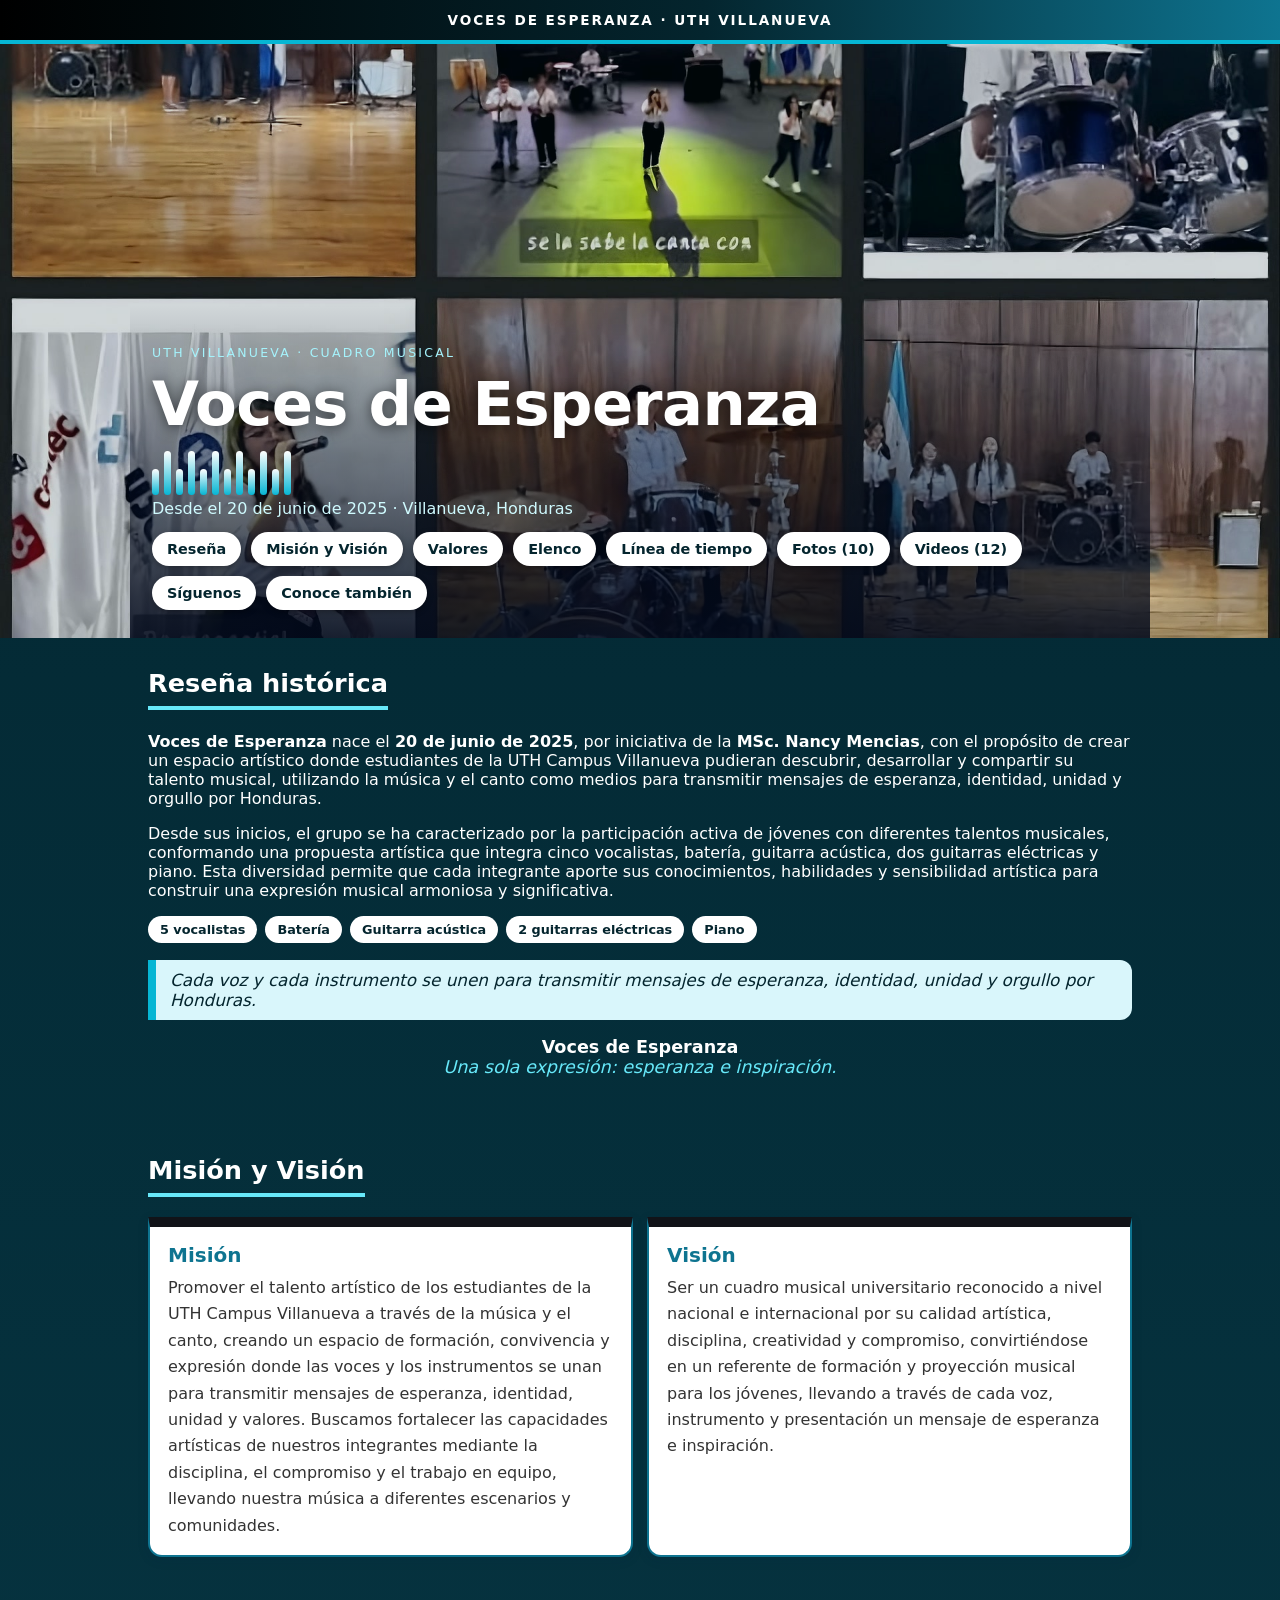
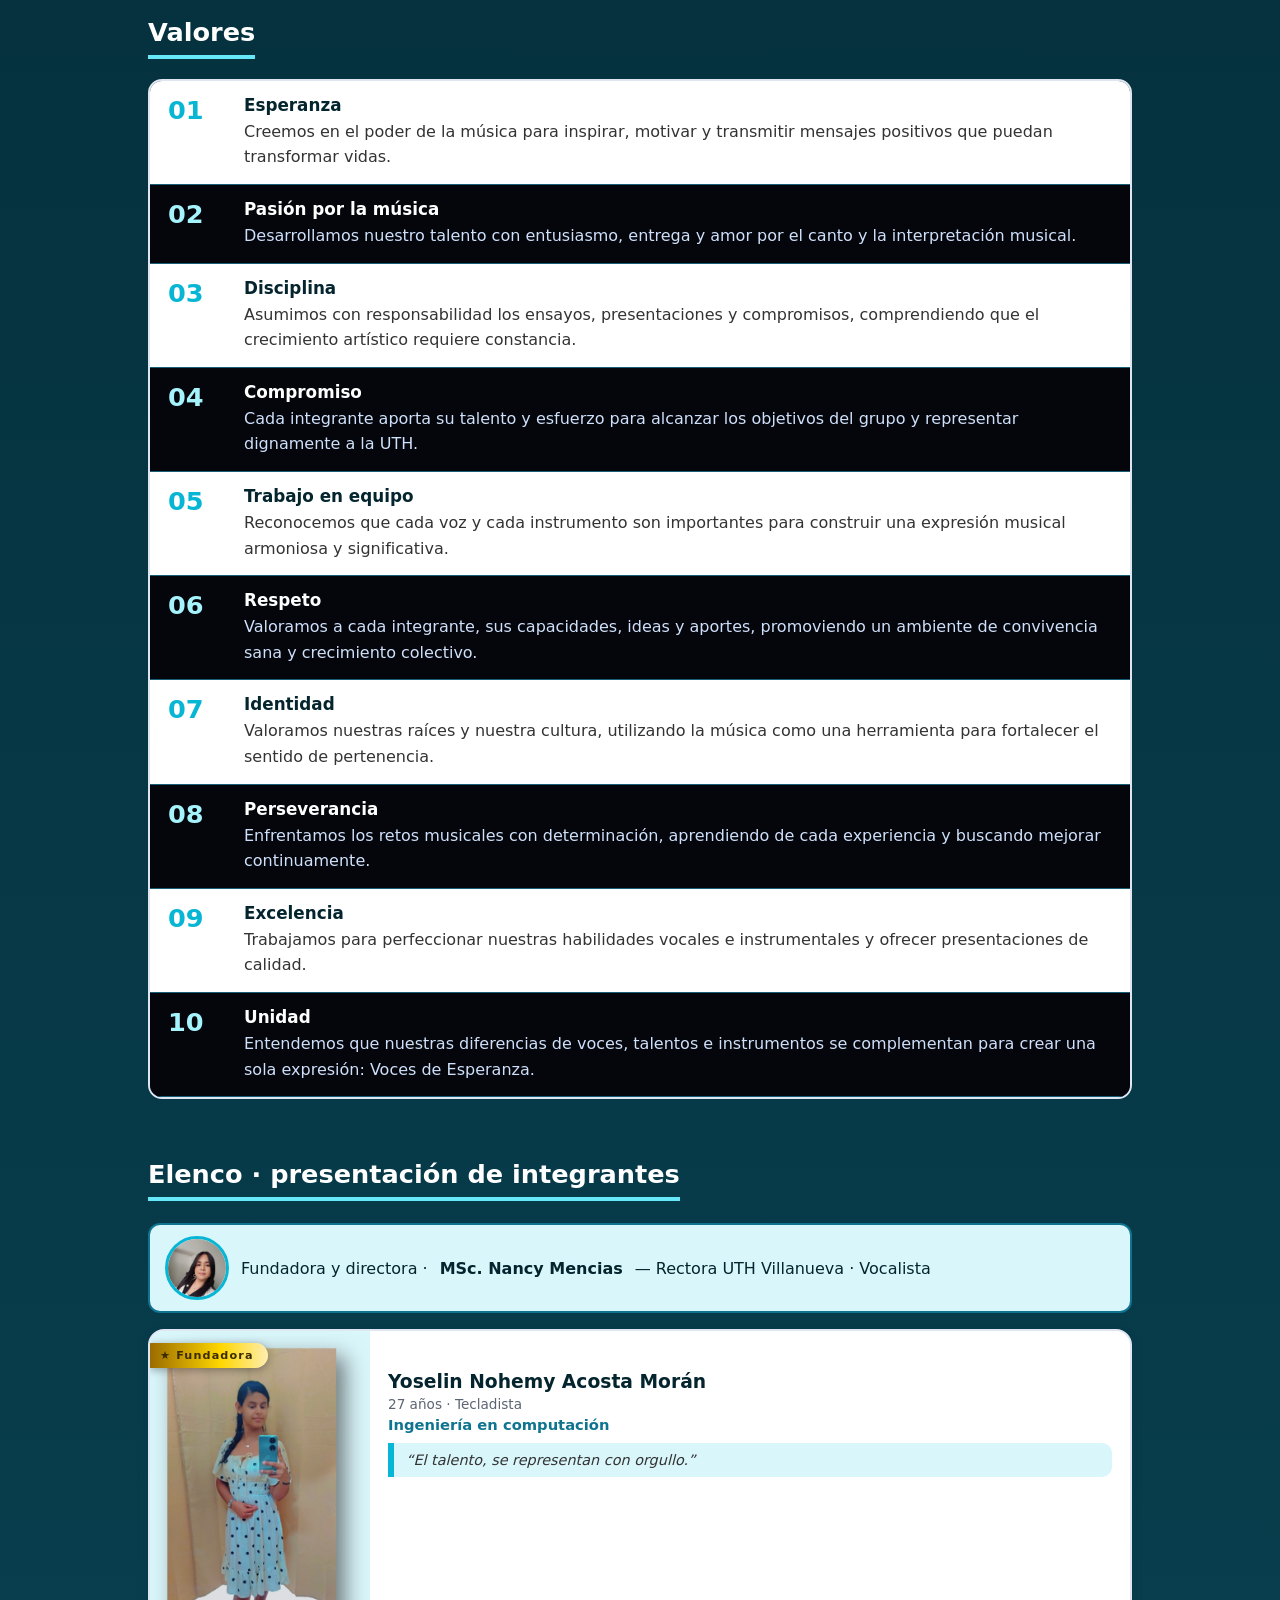
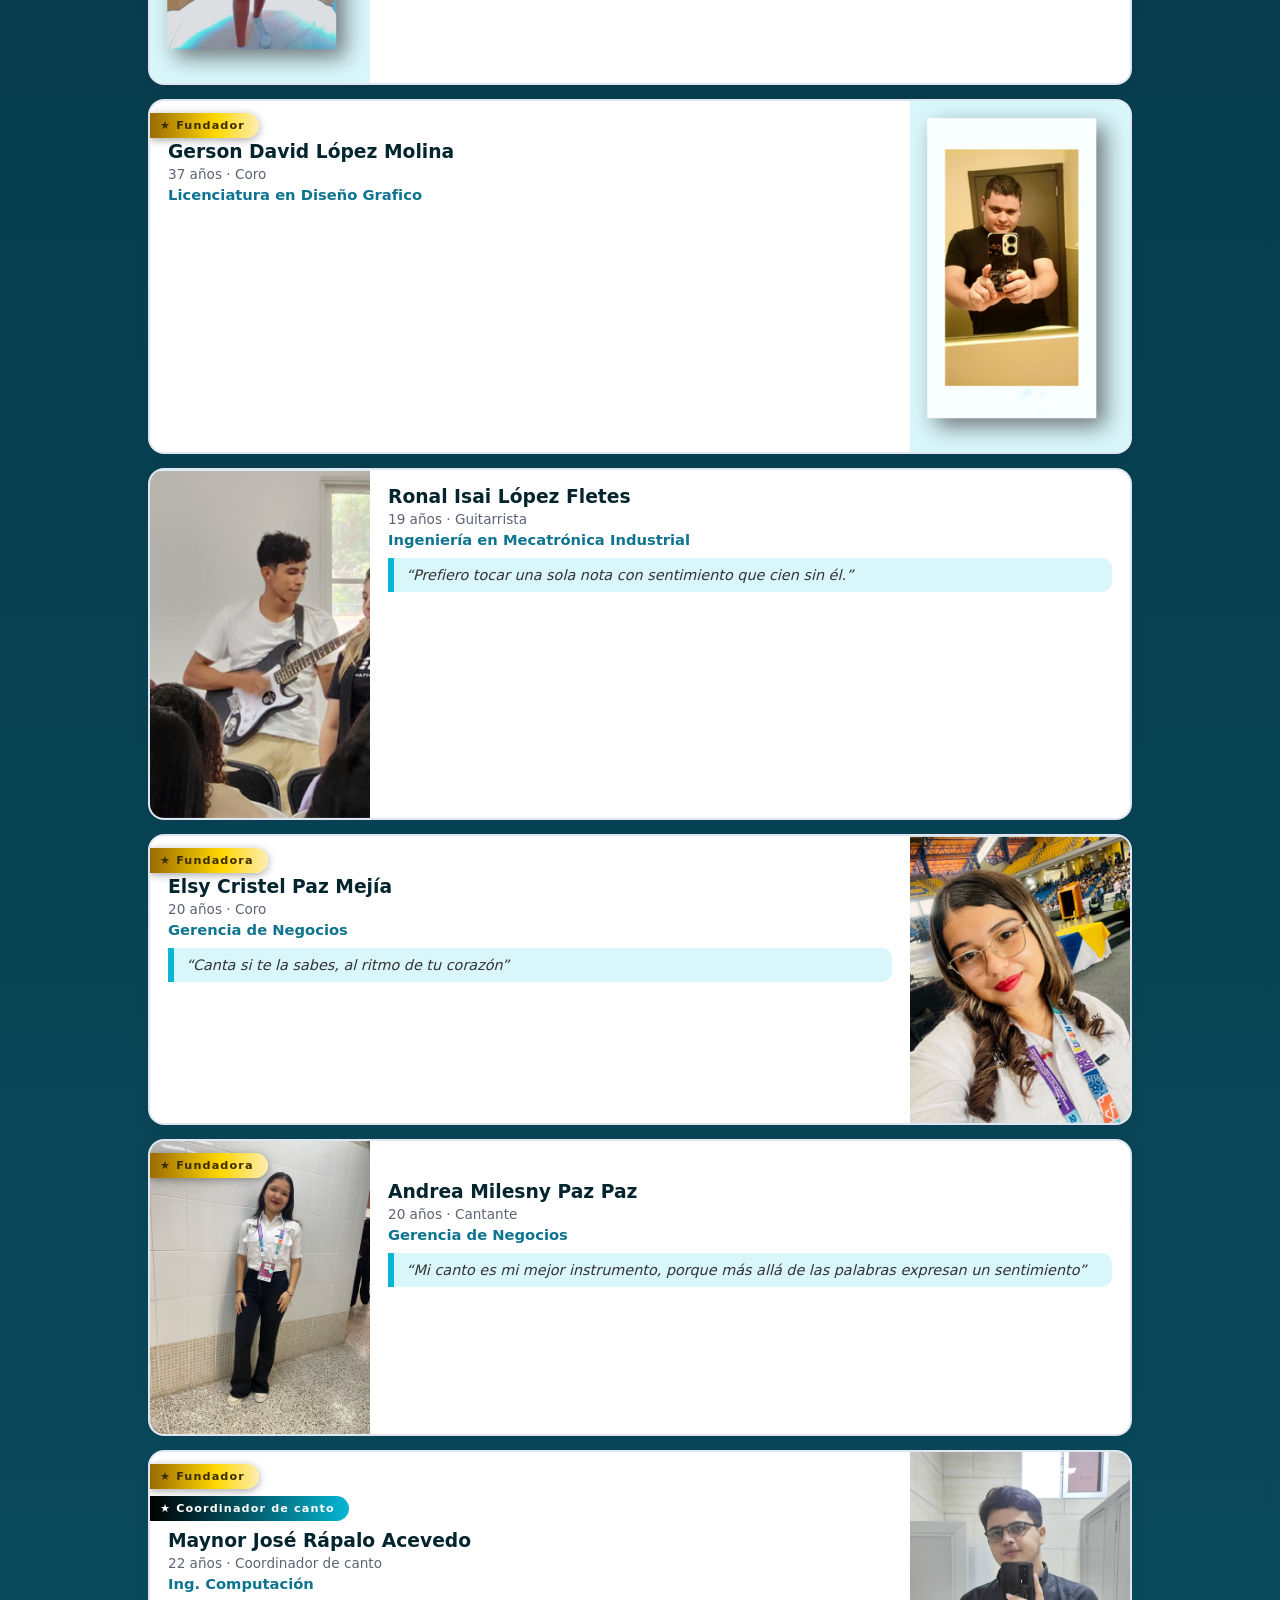
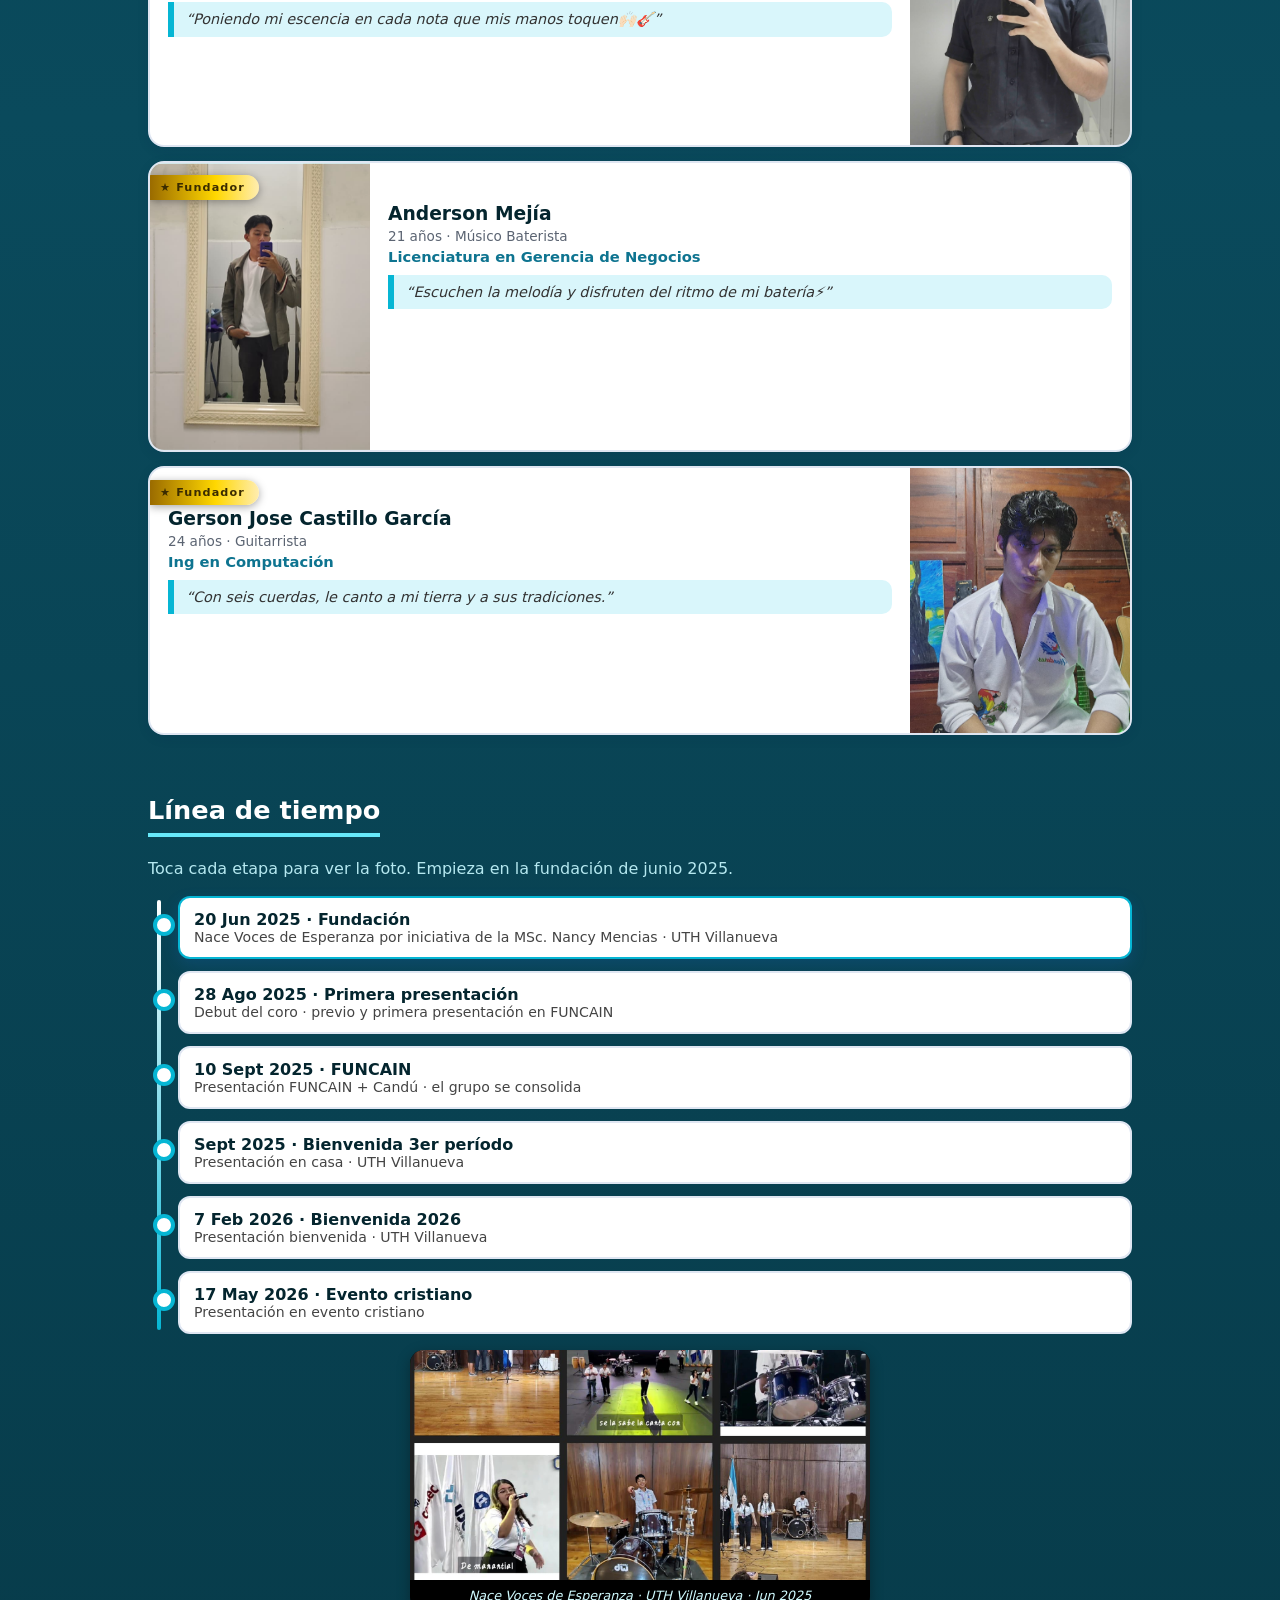
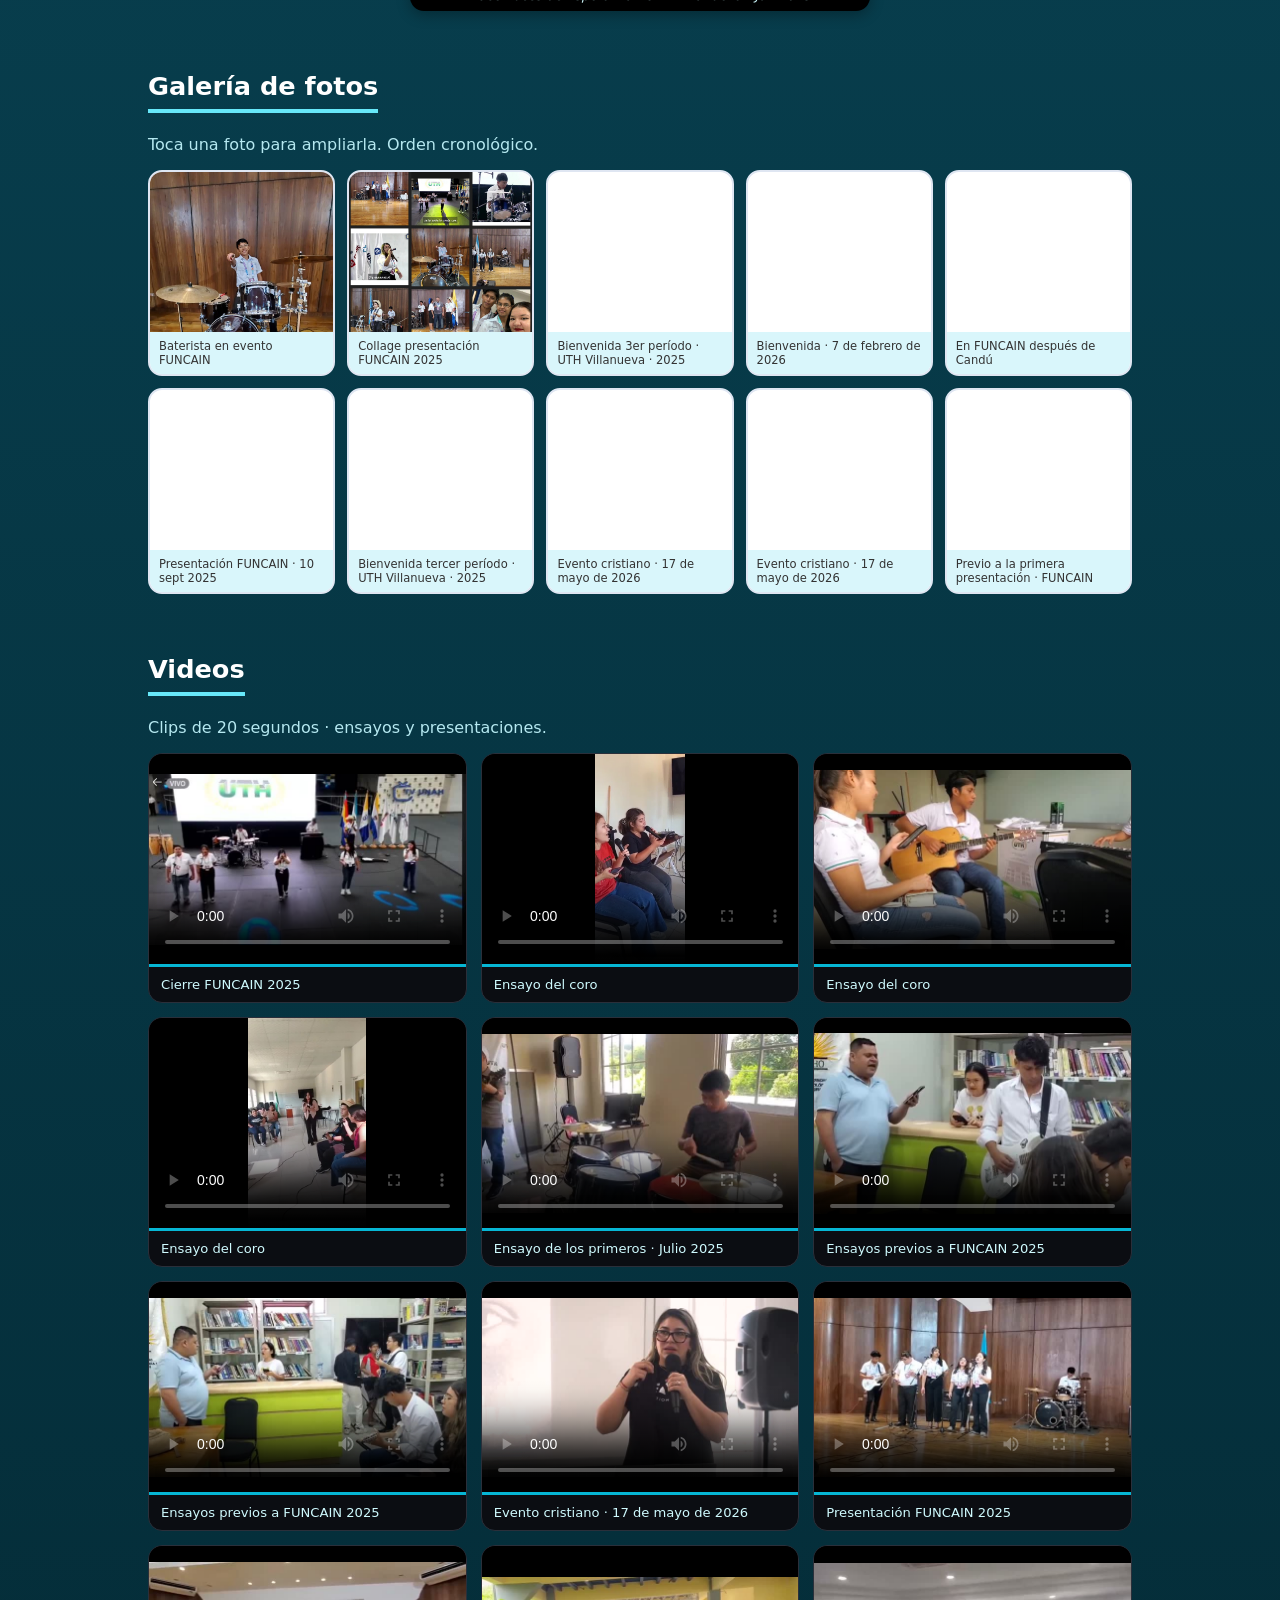
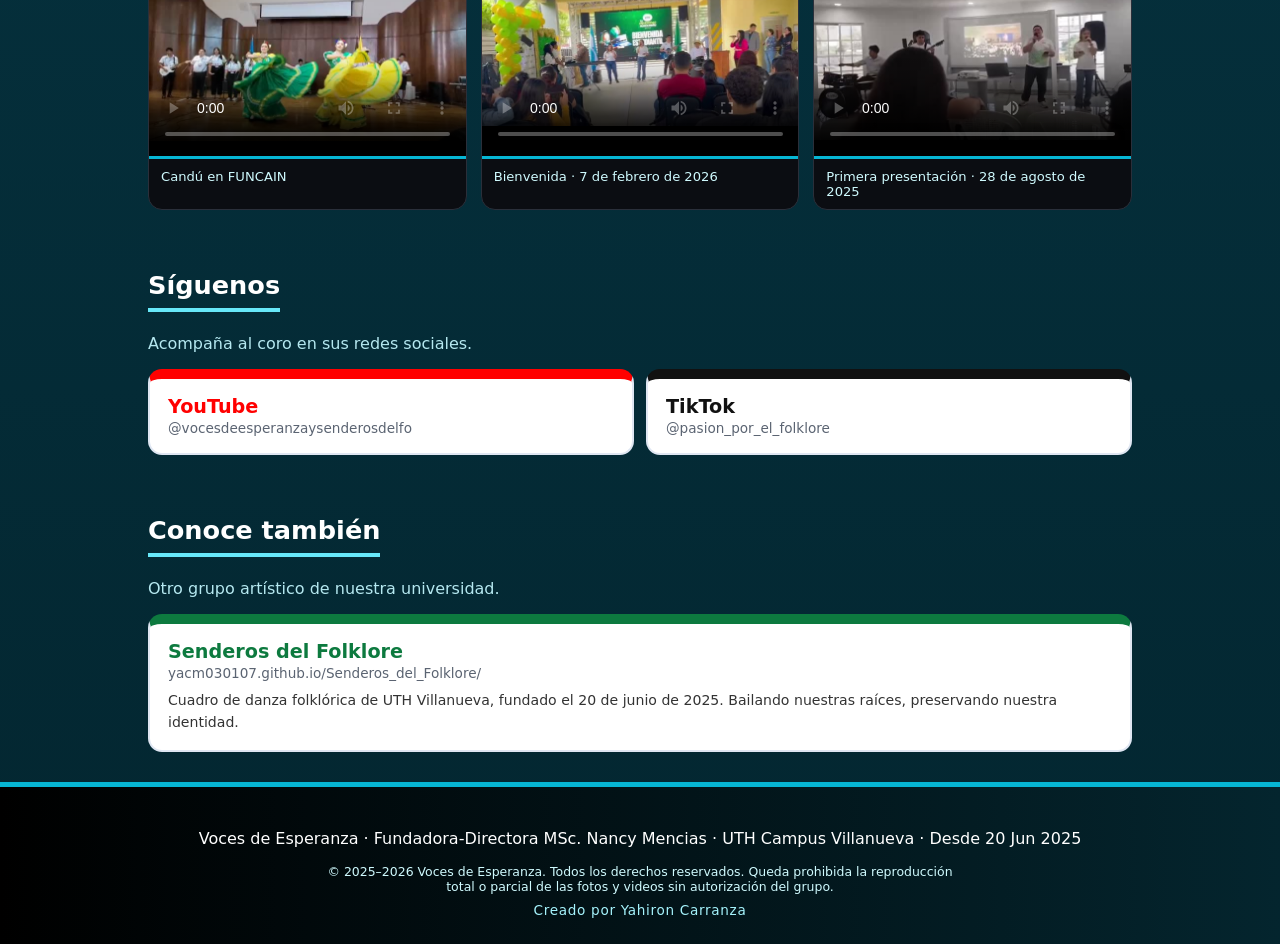
<file: index.html>
<!DOCTYPE html>
<html lang="es">
<head>
<meta charset="UTF-8">
<meta name="viewport" content="width=device-width, initial-scale=1.0">
<title>Voces de Esperanza · Cuadro musical UTH Villanueva, Honduras</title>
<meta name="description" content="Voces de Esperanza, cuadro musical de UTH Villanueva, Honduras. Fundado el 20 de junio de 2025 por MSc. Nancy Mencias. Reseña, elenco, fotos y videos.">
<link rel="canonical" href="https://yacm030107.github.io/Voces_de_Esperanza/">
<meta name="robots" content="index, follow">
<meta name="theme-color" content="#04252e">
<meta property="og:type" content="website">
<meta property="og:locale" content="es_HN">
<meta property="og:title" content="Voces de Esperanza · UTH Villanueva">
<meta property="og:description" content="Cuadro musical UTH Villanueva, Honduras. Desde el 20 de junio de 2025. Música y canto para transmitir esperanza.">
<meta property="og:url" content="https://yacm030107.github.io/Voces_de_Esperanza/">
<meta property="og:image" content="https://yacm030107.github.io/Voces_de_Esperanza/portada.jpg">
<meta name="twitter:card" content="summary_large_image">
<meta name="twitter:title" content="Voces de Esperanza · UTH Villanueva">
<meta name="twitter:description" content="Cuadro musical UTH Villanueva, Honduras. Reseña, elenco, fotos y videos.">
<meta name="twitter:image" content="https://yacm030107.github.io/Voces_de_Esperanza/portada.jpg">
<link rel="icon" type="image/svg+xml" href="favicon.svg">
<script type="application/ld+json">
{"@context":"https://schema.org","@type":"MusicGroup","name":"Voces de Esperanza","alternateName":"Voces de Esperanza UTH Villanueva","description":"Cuadro musical de UTH Villanueva, Honduras. Fundado el 20 de junio de 2025.","foundingDate":"2025-06-20","founder":{"@type":"Person","name":"Nancy Mencias"},"location":{"@type":"Place","name":"UTH Villanueva, Honduras","address":{"@type":"PostalAddress","addressLocality":"Villanueva","addressCountry":"HN"}},"url":"https://yacm030107.github.io/Voces_de_Esperanza/","image":"https://yacm030107.github.io/Voces_de_Esperanza/portada.jpg","sameAs":["https://youtube.com/@vocesdeesperanzaysenderosdelfo"]}
</script>
<link rel="stylesheet" href="style.css">
</head>
<body>
<div class="cinta">VOCES DE ESPERANZA · UTH VILLANUEVA</div>
<header class="portada">
  <img src="portada.jpg" alt="Voces de Esperanza - foto grupal" class="portada-img">
  <div class="portada-texto">
    <p class="kicker">UTH Villanueva · Cuadro musical</p>
    <h1>Voces de Esperanza</h1>
    <div class="onda" aria-hidden="true"><span></span><span></span><span></span><span></span><span></span><span></span><span></span><span></span><span></span><span></span><span></span><span></span></div>
    <p class="sub">Desde el 20 de junio de 2025 · Villanueva, Honduras</p>
    <nav class="menu">
      <a href="#resena">Reseña</a>
      <a href="#mision">Misión y Visión</a>
      <a href="#valores">Valores</a>
      <a href="#elenco">Elenco</a>
      <a href="#linea">Línea de tiempo</a>
      <a href="#fotos">Fotos (10)</a>
      <a href="#videos">Videos (12)</a>
      <a href="#siguenos">Síguenos</a>
      <a href="#conoce">Conoce también</a>
    </nav>
  </div>
</header>

<main>
<section id="resena" class="bloque">
  <h2>Reseña histórica</h2>
  <p><strong>Voces de Esperanza</strong> nace el <strong>20 de junio de 2025</strong>, por iniciativa de la <strong>MSc. Nancy Mencias</strong>, con el propósito de crear un espacio artístico donde estudiantes de la UTH Campus Villanueva pudieran descubrir, desarrollar y compartir su talento musical, utilizando la música y el canto como medios para transmitir mensajes de esperanza, identidad, unidad y orgullo por Honduras.</p>
  <p>Desde sus inicios, el grupo se ha caracterizado por la participación activa de jóvenes con diferentes talentos musicales, conformando una propuesta artística que integra cinco vocalistas, batería, guitarra acústica, dos guitarras eléctricas y piano. Esta diversidad permite que cada integrante aporte sus conocimientos, habilidades y sensibilidad artística para construir una expresión musical armoniosa y significativa.</p>
  <div class="formacion">
    <span>5 vocalistas</span><span>Batería</span><span>Guitarra acústica</span><span>2 guitarras eléctricas</span><span>Piano</span>
  </div>
  <p class="lema">Cada voz y cada instrumento se unen para transmitir mensajes de esperanza, identidad, unidad y orgullo por Honduras.</p>
  <p class="firma">Voces de Esperanza<br><em>Una sola expresión: esperanza e inspiración.</em></p>
</section>

<section id="mision" class="bloque">
  <h2>Misión y Visión</h2>
  <div class="mv-grid">
    <div class="mv-card">
      <h3>Misión</h3>
      <p>Promover el talento artístico de los estudiantes de la UTH Campus Villanueva a través de la música y el canto, creando un espacio de formación, convivencia y expresión donde las voces y los instrumentos se unan para transmitir mensajes de esperanza, identidad, unidad y valores. Buscamos fortalecer las capacidades artísticas de nuestros integrantes mediante la disciplina, el compromiso y el trabajo en equipo, llevando nuestra música a diferentes escenarios y comunidades.</p>
    </div>
    <div class="mv-card">
      <h3>Visión</h3>
      <p>Ser un cuadro musical universitario reconocido a nivel nacional e internacional por su calidad artística, disciplina, creatividad y compromiso, convirtiéndose en un referente de formación y proyección musical para los jóvenes, llevando a través de cada voz, instrumento y presentación un mensaje de esperanza e inspiración.</p>
    </div>
  </div>
</section>

<section id="valores" class="bloque">
  <h2>Valores</h2>
  <div class="bandas">
    <div class="banda"><span class="num">01</span><div><strong>Esperanza</strong><p>Creemos en el poder de la música para inspirar, motivar y transmitir mensajes positivos que puedan transformar vidas.</p></div></div>
    <div class="banda"><span class="num">02</span><div><strong>Pasión por la música</strong><p>Desarrollamos nuestro talento con entusiasmo, entrega y amor por el canto y la interpretación musical.</p></div></div>
    <div class="banda"><span class="num">03</span><div><strong>Disciplina</strong><p>Asumimos con responsabilidad los ensayos, presentaciones y compromisos, comprendiendo que el crecimiento artístico requiere constancia.</p></div></div>
    <div class="banda"><span class="num">04</span><div><strong>Compromiso</strong><p>Cada integrante aporta su talento y esfuerzo para alcanzar los objetivos del grupo y representar dignamente a la UTH.</p></div></div>
    <div class="banda"><span class="num">05</span><div><strong>Trabajo en equipo</strong><p>Reconocemos que cada voz y cada instrumento son importantes para construir una expresión musical armoniosa y significativa.</p></div></div>
    <div class="banda"><span class="num">06</span><div><strong>Respeto</strong><p>Valoramos a cada integrante, sus capacidades, ideas y aportes, promoviendo un ambiente de convivencia sana y crecimiento colectivo.</p></div></div>
    <div class="banda"><span class="num">07</span><div><strong>Identidad</strong><p>Valoramos nuestras raíces y nuestra cultura, utilizando la música como una herramienta para fortalecer el sentido de pertenencia.</p></div></div>
    <div class="banda"><span class="num">08</span><div><strong>Perseverancia</strong><p>Enfrentamos los retos musicales con determinación, aprendiendo de cada experiencia y buscando mejorar continuamente.</p></div></div>
    <div class="banda"><span class="num">09</span><div><strong>Excelencia</strong><p>Trabajamos para perfeccionar nuestras habilidades vocales e instrumentales y ofrecer presentaciones de calidad.</p></div></div>
    <div class="banda"><span class="num">10</span><div><strong>Unidad</strong><p>Entendemos que nuestras diferencias de voces, talentos e instrumentos se complementan para crear una sola expresión: Voces de Esperanza.</p></div></div>
  </div>
</section>

<section id="elenco" class="bloque">
  <h2>Elenco · presentación de integrantes</h2>
  <p class="directora"><img src="elenco/directora.jpg" alt="Directora Nancy Mencias" loading="lazy">Fundadora y directora · <strong>MSc. Nancy Mencias</strong> — Rectora UTH Villanueva · Vocalista</p>
  <div class="filas">
    <article class="fila">
      <span class="fundador">★ Fundadora</span>
      <img class="foto" src="elenco/yoselin.png" alt="Yoselin Nohemy Acosta Morán" loading="lazy">
      <div class="txt"><h3>Yoselin Nohemy Acosta Morán</h3><p class="rol">27 años · Tecladista</p><p class="carrera">Ingeniería en computación</p><blockquote>“El talento, se representan con orgullo.”</blockquote></div>
    </article>
    <article class="fila">
      <span class="fundador">★ Fundador</span>
      <img class="foto pos-cara" src="elenco/gerson-david.png" alt="Gerson David López Molina" loading="lazy">
      <div class="txt"><h3>Gerson David López Molina</h3><p class="rol">37 años · Coro</p><p class="carrera">Licenciatura en Diseño Grafico</p></div>
    </article>
    <article class="fila">
      <img class="foto pos-ronal" src="elenco/ronald.png" alt="Ronal Isai López Fletes" loading="lazy">
      <div class="txt"><h3>Ronal Isai López Fletes</h3><p class="rol">19 años · Guitarrista</p><p class="carrera">Ingeniería en Mecatrónica Industrial</p><blockquote>“Prefiero tocar una sola nota con sentimiento que cien sin él.”</blockquote></div>
    </article>
    <article class="fila">
      <span class="fundador">★ Fundadora</span>
      <img class="foto pos-elsy" src="elenco/elsy.png" alt="Elsy Cristel Paz Mejía" loading="lazy">
      <div class="txt"><h3>Elsy Cristel Paz Mejía</h3><p class="rol">20 años · Coro</p><p class="carrera">Gerencia de Negocios</p><blockquote>“Canta si te la sabes, al ritmo de tu corazón”</blockquote></div>
    </article>
    <article class="fila">
      <span class="fundador">★ Fundadora</span>
      <img class="foto" src="elenco/andrea.jpg" alt="Andrea Milesny Paz Paz" loading="lazy">
      <div class="txt"><h3>Andrea Milesny Paz Paz</h3><p class="rol">20 años · Cantante</p><p class="carrera">Gerencia de Negocios</p><blockquote>“Mi canto es mi mejor instrumento, porque más allá de las palabras expresan un sentimiento”</blockquote></div>
    </article>
    <article class="fila">
      <span class="fundador">★ Fundador</span>
      <span class="coord">★ Coordinador de canto</span>
      <img class="foto pos-maynor" src="elenco/maynor.jpg" alt="Maynor José Rápalo Acevedo" loading="lazy">
      <div class="txt"><h3>Maynor José Rápalo Acevedo</h3><p class="rol">22 años · Coordinador de canto</p><p class="carrera">Ing. Computación</p><blockquote>“Poniendo mi escencia en cada nota que mis manos toquen🙌🏻🎸”</blockquote></div>
    </article>
    <article class="fila">
      <span class="fundador">★ Fundador</span>
      <img class="foto" src="elenco/anderson.png" alt="Anderson Mejía" loading="lazy">
      <div class="txt"><h3>Anderson Mejía</h3><p class="rol">21 años · Músico Baterista</p><p class="carrera">Licenciatura en Gerencia de Negocios</p><blockquote>“Escuchen la melodía y disfruten del ritmo de mi batería⚡️”</blockquote></div>
    </article>
    <article class="fila">
      <span class="fundador">★ Fundador</span>
      <img class="foto" src="elenco/gerson-castillo.jpg" alt="Gerson Jose Castillo García" loading="lazy">
      <div class="txt"><h3>Gerson Jose Castillo García</h3><p class="rol">24 años · Guitarrista</p><p class="carrera">Ing en Computación</p><blockquote>“Con seis cuerdas, le canto a mi tierra y a sus tradiciones.”</blockquote></div>
    </article>
  </div>
</section>

<section id="linea" class="bloque">
  <h2>Línea de tiempo</h2>
  <p class="ayuda">Toca cada etapa para ver la foto. Empieza en la fundación de junio 2025.</p>
  <div class="tiempo" id="tiempo">
    <article class="etapa activa" data-paso="0"><strong>20 Jun 2025 · Fundación</strong><span>Nace Voces de Esperanza por iniciativa de la MSc. Nancy Mencias · UTH Villanueva</span></article>
    <article class="etapa" data-paso="1"><strong>28 Ago 2025 · Primera presentación</strong><span>Debut del coro · previo y primera presentación en FUNCAIN</span></article>
    <article class="etapa" data-paso="2"><strong>10 Sept 2025 · FUNCAIN</strong><span>Presentación FUNCAIN + Candú · el grupo se consolida</span></article>
    <article class="etapa" data-paso="3"><strong>Sept 2025 · Bienvenida 3er período</strong><span>Presentación en casa · UTH Villanueva</span></article>
    <article class="etapa" data-paso="4"><strong>7 Feb 2026 · Bienvenida 2026</strong><span>Presentación bienvenida · UTH Villanueva</span></article>
    <article class="etapa" data-paso="5"><strong>17 May 2026 · Evento cristiano</strong><span>Presentación en evento cristiano</span></article>
  </div>
  <figure class="foto-paso">
    <img id="fotoPaso" src="fotos/foto-02.jpg" alt="Foto de la etapa seleccionada">
    <figcaption id="capPaso">Nace Voces de Esperanza · UTH Villanueva · Jun 2025</figcaption>
  </figure>
</section>

<section id="fotos" class="bloque">
  <h2>Galería de fotos</h2>
  <p class="ayuda">Toca una foto para ampliarla. Orden cronológico.</p>
  <div class="grid-fotos" id="gridFotos"></div>
</section>

<section id="videos" class="bloque">
  <h2>Videos</h2>
  <p class="ayuda">Clips de 20 segundos · ensayos y presentaciones.</p>
  <div class="grid-videos" id="gridVideos"></div>
</section>

<section id="siguenos" class="bloque">
  <h2>Síguenos</h2>
  <p class="ayuda">Acompaña al coro en sus redes sociales.</p>
  <div class="redes">
    <a class="red yt" href="https://youtube.com/@vocesdeesperanzaysenderosdelfo" target="_blank" rel="noopener"><strong>YouTube</strong><span>@vocesdeesperanzaysenderosdelfo</span></a>
    <a class="red tt" href="https://www.tiktok.com/@pasion_por_el_folklore" target="_blank" rel="noopener"><strong>TikTok</strong><span>@pasion_por_el_folklore</span></a>
  </div>
</section>

<section id="conoce" class="bloque">
  <h2>Conoce también</h2>
  <p class="ayuda">Otro grupo artístico de nuestra universidad.</p>
  <div class="redes">
    <a class="red sf" href="https://yacm030107.github.io/Senderos_del_Folklore/" target="_blank" rel="noopener"><strong>Senderos del Folklore</strong><span>yacm030107.github.io/Senderos_del_Folklore/</span><p>Cuadro de danza folklórica de UTH Villanueva, fundado el 20 de junio de 2025. Bailando nuestras raíces, preservando nuestra identidad.</p></a>
  </div>
</section>
</main>

<footer>
  <p>Voces de Esperanza · Fundadora-Directora MSc. Nancy Mencias · UTH Campus Villanueva · Desde 20 Jun 2025</p>
  <p class="derechos">© 2025–2026 Voces de Esperanza. Todos los derechos reservados. Queda prohibida la reproducción total o parcial de las fotos y videos sin autorización del grupo.</p>
  <p class="credito">Creado por Yahiron Carranza</p>
</footer>

<div id="lightbox" class="lightbox" hidden><img id="lightboxImg" alt="Foto ampliada"><p id="lightboxCap"></p></div>
<script src="app.js"></script>
</body>
</html>
</file>
<file: style.css>
:root{
  --azul-oscuro:#04252e;--azul:#0e7490;--azul-vivo:#06b6d4;--azul-claro:#d9f6fb;
  --negro:#111318;--gris:#5b6472;--linea:#dfe6f2;--blanco:#ffffff;--fondo:#fbfcfe;
}
*{box-sizing:border-box}
html{scroll-behavior:smooth}
body{margin:0;font-family:system-ui,-apple-system,"Segoe UI",Roboto,Arial,sans-serif;background:linear-gradient(180deg,#032630,#0a4a5c 55%,#032630);color:#fff}
.cinta{position:sticky;top:0;z-index:40;background:linear-gradient(90deg,#000,var(--azul-oscuro) 55%,var(--azul));color:#fff;font-weight:800;letter-spacing:.14em;font-size:.85rem;padding:12px 18px;border-bottom:4px solid var(--azul-vivo);text-align:center}
/* Portada editorial */
.portada{position:relative;min-height:66vh;display:flex;align-items:flex-end;background:var(--azul-oscuro);overflow:hidden}
.portada-img{position:absolute;inset:0;width:100%;height:100%;object-fit:cover;object-position:50% 28%;opacity:.82}
.portada-texto{position:relative;color:#fff;padding:40px 22px 28px;max-width:1020px;width:100%;margin:0 auto;background:linear-gradient(transparent,rgba(3,10,28,.88))}
.kicker{letter-spacing:.18em;text-transform:uppercase;font-size:.78rem;margin:0;color:#a5f3fc}
h1{margin:.15em 0;font-size:clamp(2.2rem,6.5vw,3.8rem);letter-spacing:-.01em;text-shadow:0 2px 14px rgba(0,0,0,.55)}
.sub{margin:0 0 10px;color:#cffafe}
/* Onda sonido CSS */
.onda{display:flex;align-items:flex-end;gap:5px;height:44px;margin:12px 0 4px}
.onda span{width:7px;border-radius:4px;background:linear-gradient(180deg,#fff,var(--azul-vivo));animation:onda 1.1s ease-in-out infinite}
.onda span:nth-child(odd){height:60%}.onda span:nth-child(even){height:100%}
.onda span:nth-child(3n){animation-delay:.15s}.onda span:nth-child(4n){animation-delay:.3s}.onda span:nth-child(5n){animation-delay:.45s}
@keyframes onda{0%,100%{transform:scaleY(.4)}50%{transform:scaleY(1)}}
.menu{display:flex;gap:10px;flex-wrap:wrap;margin-top:14px}
.menu a{color:var(--azul-oscuro);background:#fff;padding:9px 15px;border-radius:999px;text-decoration:none;font-weight:800;font-size:.9rem;box-shadow:0 2px 6px rgba(0,0,0,.3)}
.menu a:hover{background:var(--azul-claro)}
.bloque{max-width:1020px;margin:0 auto;padding:30px 18px}
.bloque h2{color:#fff;font-size:1.6rem;margin:0 0 6px;padding-bottom:8px;border-bottom:4px solid #67e8f9;display:inline-block}
.ayuda{color:#b5e8f0}
.lema{font-style:italic;font-size:1.05rem;color:var(--azul-oscuro);border-left:8px solid var(--azul-vivo);padding:10px 14px;background:var(--azul-claro);border-radius:0 12px 12px 0}
.firma{text-align:center;font-weight:800;font-size:1.1rem;color:#fff}
.firma em{font-weight:400;color:#67e8f9}
.formacion{display:flex;flex-wrap:wrap;gap:8px;margin:14px 0}
.formacion span{background:#fff;color:var(--azul-oscuro);font-size:.8rem;font-weight:800;border-radius:999px;padding:6px 12px}
/* Misión/Visión */
.mv-grid{display:grid;grid-template-columns:repeat(auto-fit,minmax(280px,1fr));gap:14px;margin-top:14px}
.mv-card{background:#fff;border:2px solid var(--azul);border-top:10px solid var(--negro);border-radius:0 0 14px 14px;padding:16px 18px;box-shadow:0 3px 12px rgba(10,31,68,.1)}
.mv-card h3{margin:0 0 8px;color:var(--azul);font-size:1.25rem}
.mv-card p{margin:0;line-height:1.65;color:#333}
/* Valores bandas alternas */
.bandas{margin-top:14px;border-radius:14px;overflow:hidden;border:2px solid var(--linea)}
.banda{padding:14px 18px;display:grid;grid-template-columns:64px 1fr;gap:12px;align-items:start}
.banda:nth-child(odd){background:#fff}
.banda:nth-child(even){background:#04060c;color:#fff;border-top:1px solid #155e75;border-bottom:1px solid #155e75}
.banda:nth-child(even) p{color:#cfe0fa}
.banda .num{font-size:1.6rem;font-weight:800;color:var(--azul-vivo)}
.banda:nth-child(even) .num{color:#a5f3fc}
.banda strong{font-size:1.05rem}
.banda:nth-child(odd) strong{color:#04252e}
.banda p{margin:4px 0 0;line-height:1.6;color:#333}
/* Elenco filas alternadas */
.directora{display:flex;align-items:center;gap:12px;background:var(--azul-claro);border:2px solid var(--azul);border-radius:12px;padding:11px 15px;color:#04252e}
.directora img{width:64px;height:64px;border-radius:50%;object-fit:cover;object-position:top;border:3px solid var(--azul-vivo);flex-shrink:0}
.fila{background:#fff;border:2px solid var(--linea);border-radius:16px;overflow:hidden;display:grid;grid-template-columns:220px 1fr;margin-top:14px;box-shadow:0 3px 12px rgba(10,31,68,.1);position:relative}
.fila:nth-child(even){grid-template-columns:1fr 220px}
.fila:nth-child(even) .foto{order:2}
.fila .foto{width:100%;height:100%;min-height:240px;object-fit:cover;object-position:top;display:block;background:var(--azul-claro)}
.fila .foto.pos-cara{object-position:50% 30%}
.fila .foto.pos-ronal{object-position:62% 0}
.fila .foto.pos-elsy{object-position:40% 30%}
.fila .foto.pos-maynor{object-position:50% 15%}
.fila .txt{padding:16px 18px}
.fila:has(.fundador) .txt{padding-top:40px}
.fila:has(.coord) .txt{padding-top:78px}
.fila h3{margin:0;color:var(--azul-oscuro)}
.fila .rol{margin:4px 0;font-size:.85rem;color:var(--gris)}
.fila .carrera{margin:0;font-weight:700;color:var(--azul);font-size:.92rem}
.fila blockquote{margin:10px 0 0;padding:9px 12px;background:var(--azul-claro);border-left:6px solid var(--azul-vivo);border-radius:0 10px 10px 0;font-style:italic;font-size:.9rem;color:#333}
.fundador{position:absolute;top:12px;left:0;z-index:2;background:linear-gradient(90deg,#9a6b00,#ffd700 60%,#ffedb0);color:#3a2b00;font-weight:800;font-size:.7rem;letter-spacing:.1em;padding:6px 14px 6px 10px;border-radius:0 999px 999px 0;box-shadow:0 2px 8px rgba(0,0,0,.35)}
.coord{position:absolute;top:44px;left:0;z-index:2;background:linear-gradient(90deg,#000,var(--azul-vivo));color:#fff;font-weight:800;font-size:.7rem;letter-spacing:.1em;padding:6px 14px 6px 10px;border-radius:0 999px 999px 0}
/* Timeline vertical */
.tiempo{position:relative;margin:18px 0 0;padding-left:30px}
.tiempo::before{content:"";position:absolute;left:9px;top:4px;bottom:4px;width:4px;border-radius:4px;background:linear-gradient(180deg,#fff,var(--azul-vivo))}
.etapa{position:relative;background:#fff;border:2px solid var(--linea);border-radius:12px;padding:12px 14px;margin:0 0 12px;cursor:pointer}
.etapa::before{content:"";position:absolute;left:-27px;top:16px;width:14px;height:14px;border-radius:50%;background:#fff;border:4px solid var(--azul-vivo)}
.etapa.activa{border-color:var(--azul-vivo);box-shadow:0 6px 16px rgba(30,111,217,.2)}
.etapa strong{color:var(--azul-oscuro)}
.etapa span{display:block;color:#444;font-size:.88rem}
.foto-paso{margin:16px auto 0;max-width:460px;background:#000;border-radius:14px;overflow:hidden;box-shadow:0 4px 14px rgba(0,0,0,.3);color:#fff}
.foto-paso img{width:100%;height:230px;object-fit:cover;object-position:50% 28%;display:block}
.foto-paso figcaption{text-align:center;font-size:.8rem;font-style:italic;color:#cffafe;padding:8px}
/* Galerías */
.grid-fotos{display:grid;grid-template-columns:repeat(auto-fill,minmax(160px,1fr));gap:12px}
.grid-fotos figure{margin:0;background:#fff;border-radius:14px;overflow:hidden;border:2px solid var(--linea);cursor:zoom-in;transition:transform .2s}
.grid-fotos figure:hover{transform:scale(1.03);border-color:var(--azul-vivo)}
.grid-fotos img{width:100%;height:160px;object-fit:cover;object-position:50% 28%;display:block}
.grid-fotos figcaption{font-size:.72rem;padding:7px 9px;color:#333;background:var(--azul-claro)}
/* Videos reproductor oscuro */
.grid-videos{display:grid;grid-template-columns:repeat(auto-fill,minmax(300px,1fr));gap:14px}
.repro{background:#0b0d12;color:#fff;border-radius:14px;overflow:hidden;border:1px solid #2a2f3a}
.repro .pantalla{background:#000}
.repro video{width:100%;height:210px;background:#000;display:block}
.repro .titulo{padding:10px 12px;font-size:.82rem;color:#cffafe;border-top:3px solid var(--azul-vivo)}
.redes{display:grid;grid-template-columns:repeat(auto-fit,minmax(240px,1fr));gap:12px;margin-top:14px}
.red{background:#fff;border-radius:14px;padding:16px 18px;text-decoration:none;border:2px solid var(--linea);border-top:10px solid #888;transition:transform .2s}
.red:hover{transform:translateY(-4px)}
.red strong{display:block;font-size:1.2rem}
.red span{font-size:.85rem;color:var(--gris);word-break:break-all}
.red.yt{border-top-color:#ff0000}.red.yt strong{color:#ff0000}
.red.tt{border-top-color:#111}.red.tt strong{color:#111}
.red.sf{border-top-color:#0d7a3f}.red.sf strong{color:#0d7a3f}
.red p{font-size:.88rem;color:#333;margin:8px 0 0;line-height:1.55}
footer{text-align:center;padding:26px;background:linear-gradient(90deg,#000,var(--azul-oscuro));color:#fff;border-top:5px solid var(--azul-vivo)}
footer .derechos{margin:8px auto 0;max-width:640px;font-size:.78rem;color:#cffafe}
footer .credito{margin:8px 0 0;font-size:.85rem;color:#a5f3fc;letter-spacing:.05em}
.lightbox{position:fixed;inset:0;background:rgba(3,8,20,.93);display:flex;flex-direction:column;align-items:center;justify-content:center;padding:20px;z-index:50}
.lightbox[hidden]{display:none}.lightbox img{max-width:92vw;max-height:80vh;border-radius:12px;border:4px solid var(--azul-vivo)}.lightbox p{color:#fff}
@media(max-width:700px){
  body{overflow-x:hidden}
  .cinta{font-size:.68rem;letter-spacing:.08em;padding:10px 12px}
  .portada{min-height:52vh}
  .portada-texto{padding:28px 16px 20px}
  h1{font-size:2rem}
  .onda{height:34px}
  .menu{flex-wrap:nowrap;overflow-x:auto;padding-bottom:6px;-webkit-overflow-scrolling:touch}
  .menu a{flex-shrink:0;font-size:.82rem;padding:8px 13px}
  .bloque{padding:24px 14px}
  .bloque h2{font-size:1.3rem}
  .fila,.fila:nth-child(even){grid-template-columns:1fr}
  .fila:nth-child(even) .foto{order:0}
  .fila .foto{height:300px}
  .fila .txt{padding:14px}
  .fila:has(.fundador) .txt{padding-top:38px}
  .fila:has(.coord) .txt{padding-top:74px}
  .directora{font-size:.88rem}
  .directora img{width:52px;height:52px}
  .banda{grid-template-columns:40px 1fr;padding:12px 14px}
  .banda .num{font-size:1.2rem}
  .grid-fotos{grid-template-columns:repeat(auto-fill,minmax(130px,1fr));gap:10px}
  .grid-fotos img{height:130px}
  .grid-videos{grid-template-columns:1fr}
  .repro video{height:200px}
  .foto-paso img{height:180px}
  .etapa{font-size:.9rem}
  footer{font-size:.9rem;padding:22px 14px}
}
</file>
